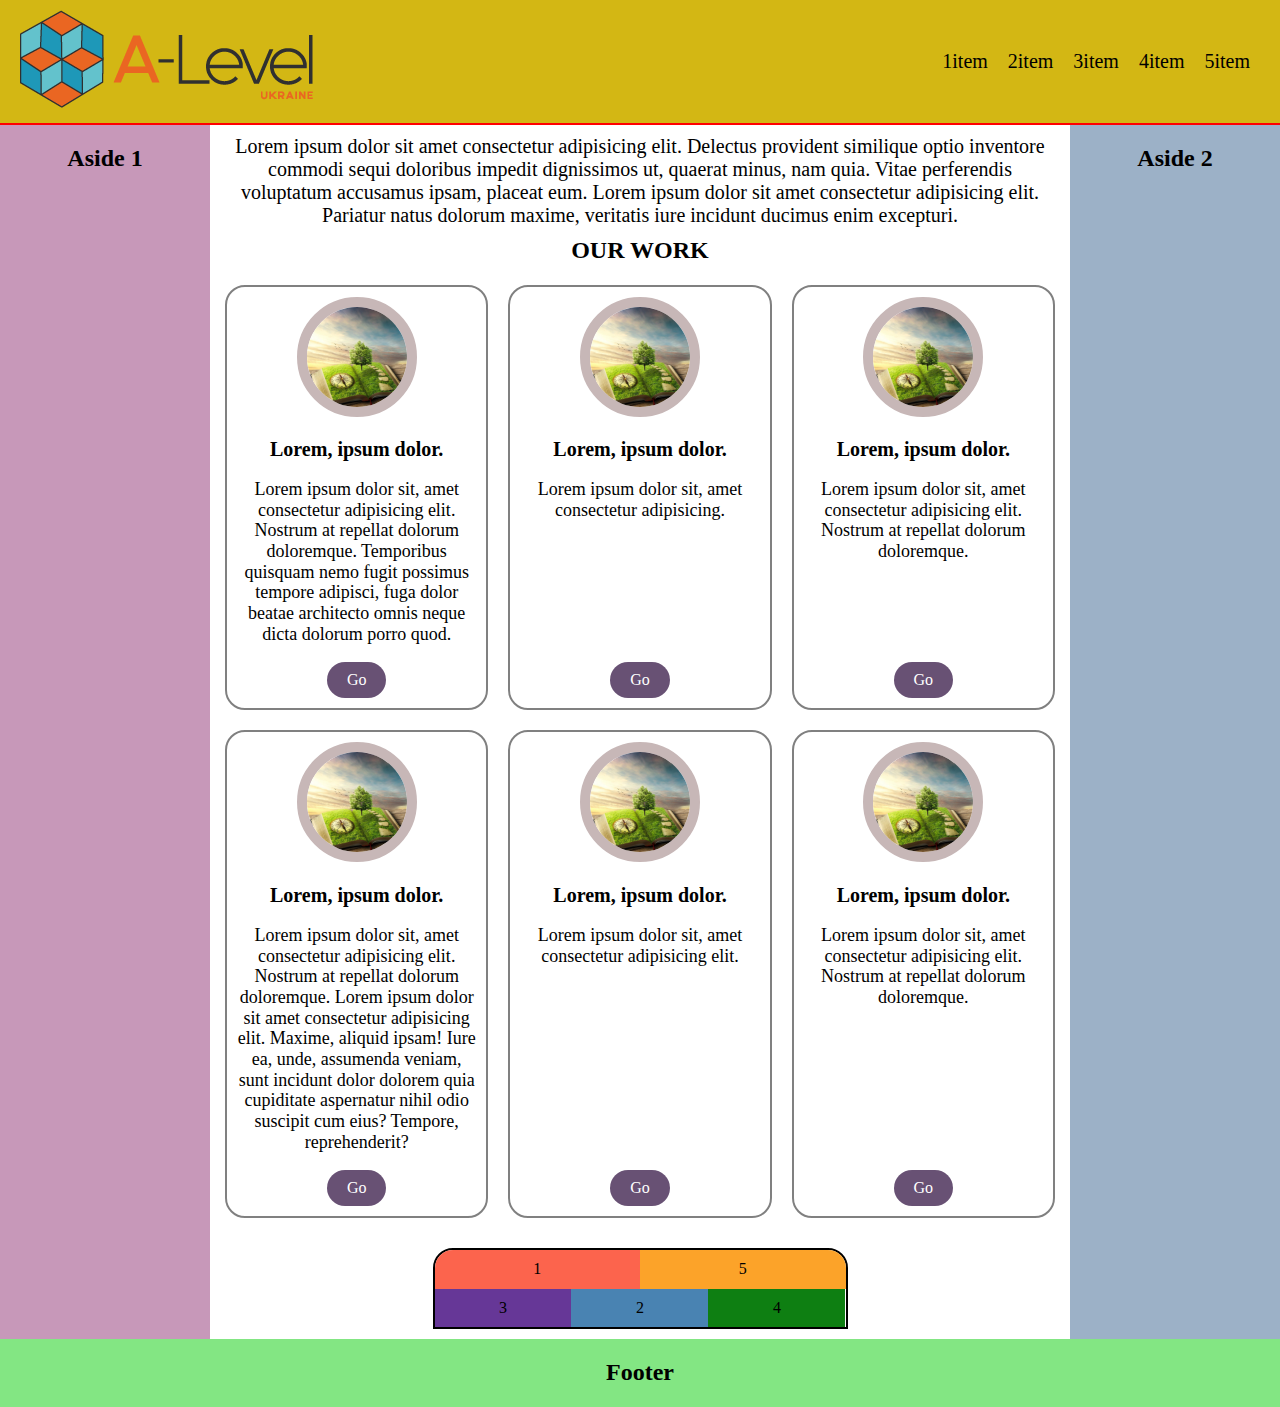
<file: HW1/index.html>
<!DOCTYPE html>
<html lang="en">
<head>
    <meta charset="UTF-8">
    <meta http-equiv="X-UA-Compatible" content="IE=edge">
    <meta name="viewport" content="width=device-width, initial-scale=1.0">
    <title>A-Level</title>
    <link rel="stylesheet" href="css/style.css">
</head>
<body>
    <div class="wrapper">
        <header class="header">
            <div class="logo">
                <a href="#" class="logo__link">
                    <img src="img/logo.png" alt="logo" class="logo__img">
                </a>
            </div>
            <nav class="header__navigation">
                <input id="opener-menu"  type="checkbox">
                <label class="opener-menu" for="opener-menu"><span></span></label>
                <ul class="header__list">
                    <li class="header__item"><a href="#" class="header__link">1item</a></li>
                    <li class="header__item"><a href="#" class="header__link">2item</a></li>
                    <li class="header__item"><a href="#" class="header__link">3item</a></li>
                    <li class="header__item"><a href="#" class="header__link">4item</a></li>
                    <li class="header__item"><a href="#" class="header__link">5item</a></li>
                </ul>
            </nav>
        </header>
        <main class="main"> 
            <div class="content">
                <p>Lorem ipsum dolor sit amet consectetur adipisicing elit. Delectus provident similique optio inventore commodi sequi doloribus impedit dignissimos ut, quaerat minus, nam quia. Vitae perferendis voluptatum accusamus ipsam, placeat eum. Lorem ipsum dolor sit amet consectetur adipisicing elit. Pariatur natus dolorum maxime, veritatis iure incidunt ducimus enim excepturi.</p>
                <h2 class="title content__title">Our Work</h2>
                <div class="cards">
                    <div class="cards__item">
                        <div class="card">
                            <div class="card__img-wrap">
                                <img class="card__img" src="img/img.jpg" alt="pic">
                            </div>
                            <h3 class="card__title"> Lorem, ipsum dolor.</h3>
                            <p class="card__descr">Lorem ipsum dolor sit, amet consectetur adipisicing elit. Nostrum at repellat dolorum doloremque. Temporibus quisquam nemo fugit possimus tempore adipisci, fuga dolor beatae architecto omnis neque dicta dolorum porro quod.</p>
                            <a href="#" class="btn">Go</a>
                        </div>
                    </div>
                    <div class="cards__item">
                        <div class="card">
                            <div class="card__img-wrap">
                                <img class="card__img" src="img/img.jpg" alt="pic">
                            </div>
                            <h3 class="card__title">Lorem, ipsum dolor.</h3>
                            <p class="card__descr">Lorem ipsum dolor sit, amet consectetur adipisicing.</p>
                            <a href="#" class="btn">Go</a>
                        </div>
                    </div>
                    <div class="cards__item">
                        <div class="card">
                            <div class="card__img-wrap">
                                <img class="card__img" src="img/img.jpg" alt="pic">
                            </div>
                            <h3 class="card__title">Lorem, ipsum dolor.</h3>
                            <p class="card__descr">Lorem ipsum dolor sit, amet consectetur adipisicing elit. Nostrum at repellat dolorum doloremque.</p>
                            <a href="#" class="btn">Go</a>
                        </div>
                    </div>
                    <div class="cards__item">
                        <div class="card">
                            <div class="card__img-wrap">
                                <img class="card__img" src="img/img.jpg" alt="pic">
                            </div>
                            <h3 class="card__title">Lorem, ipsum dolor.</h3>
                            <p class="card__descr">Lorem ipsum dolor sit, amet consectetur adipisicing elit. Nostrum at repellat dolorum doloremque. Lorem ipsum dolor sit amet consectetur adipisicing elit. Maxime, aliquid ipsam! Iure ea, unde, assumenda veniam, sunt incidunt dolor dolorem quia cupiditate aspernatur nihil odio suscipit cum eius? Tempore, reprehenderit?</p>
                            <a href="#" class="btn">Go</a>
                        </div>
                    </div>
                    <div class="cards__item">
                        <div class="card">
                            <div class="card__img-wrap">
                                <img class="card__img" src="img/img.jpg" alt="pic">
                            </div>
                            <h3 class="card__title">Lorem, ipsum dolor.</h3>
                            <p class="card__descr">Lorem ipsum dolor sit, amet consectetur adipisicing elit.</p>
                            <a href="#" class="btn">Go</a>
                        </div>
                    </div>
                    <div class="cards__item">
                        <div class="card">
                            <div class="card__img-wrap">
                                <img class="card__img" src="img/img.jpg" alt="pic">
                            </div>
                            <h3 class="card__title">Lorem, ipsum dolor.</h3>
                            <p class="card__descr">Lorem ipsum dolor sit, amet consectetur adipisicing elit. Nostrum at repellat dolorum doloremque.</p>
                            <a href="#" class="btn">Go</a>
                        </div>
                    </div>
                </div>
                <div class="holder">
                    <div class="item">1</div>
                    <div class="item">2</div>
                    <div class="item">3</div>
                    <div class="item">4</div>
                    <div class="item">5</div>
                </div>
            </div>
            <aside class="aside__1">
                <h2 class="title">Aside 1</h2>
            </aside>
            <aside class="aside__2">
                <h2 class="title">Aside 2</h2>
            </aside>
        </main>
    
        <footer class="footer">
            <h2 class="title">Footer</h2>
        </footer>
    </div>
</body>
</html>
</file>
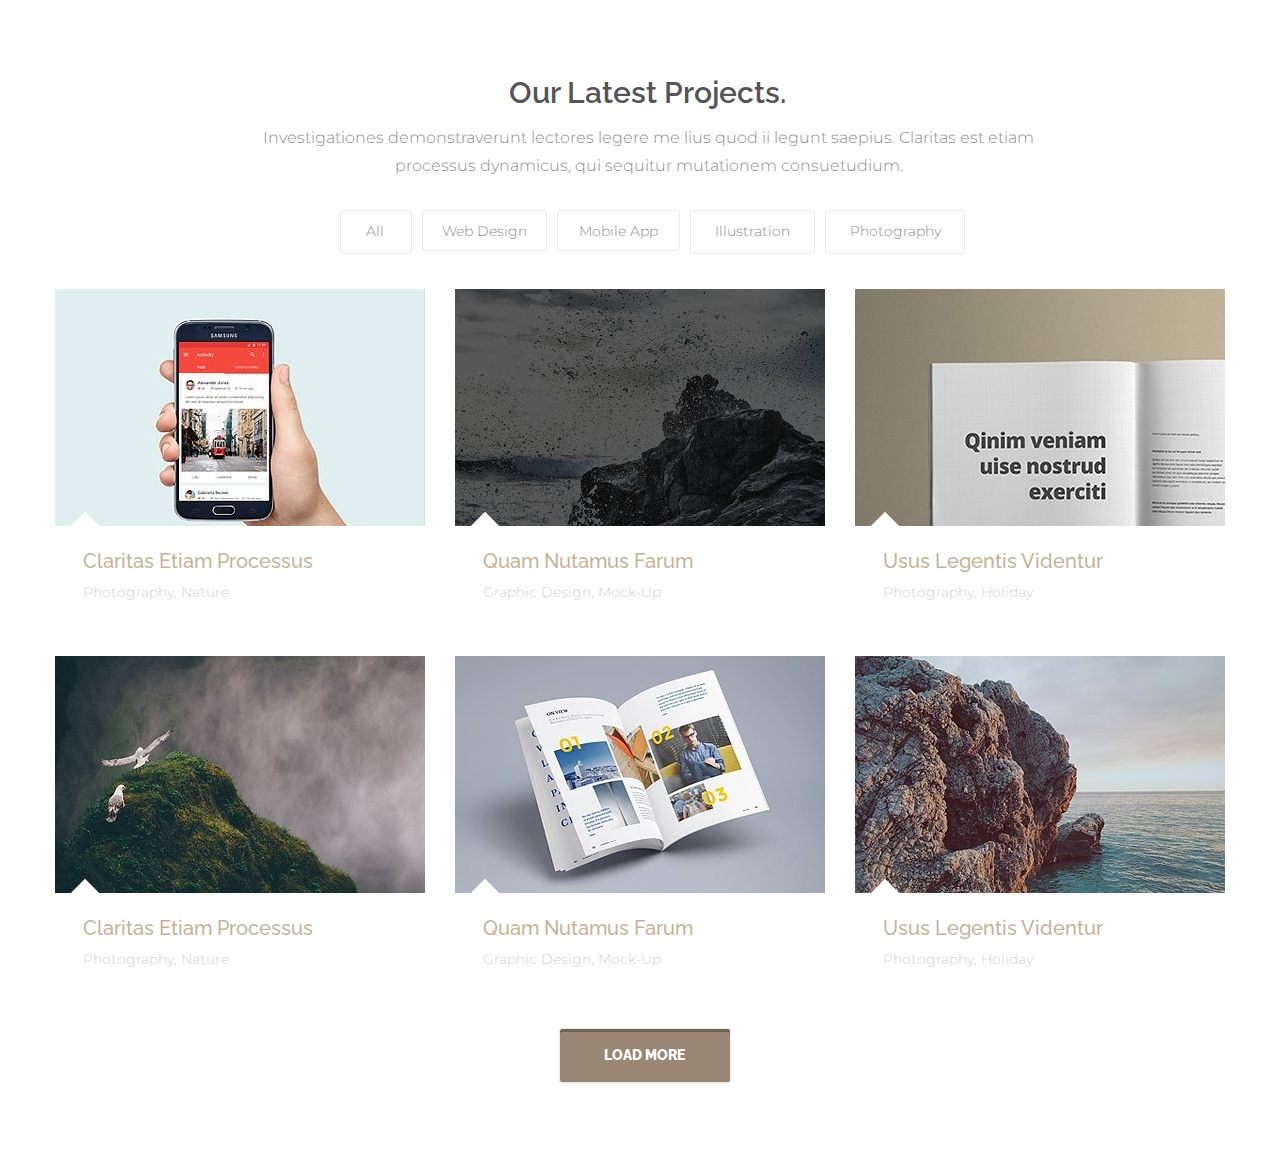
<file: HW2/index.html>
<!DOCTYPE html>
<html lang="en">
<head>
    <meta charset="UTF-8">
    <meta http-equiv="X-UA-Compatible" content="IE=edge">
    <meta name="viewport" content="width=device-width, initial-scale=1.0">
    <title>A-Level</title>
    <link rel="preconnect" href="https://fonts.googleapis.com">
    <link rel="preconnect" href="https://fonts.gstatic.com" crossorigin>
    <link href="https://fonts.googleapis.com/css2?family=Montserrat:wght@300&family=Raleway:wght@500;600;800&display=swap" rel="stylesheet">
    <link rel="stylesheet" href="css/style.css">
</head>
<body>
    <header class="header">
        <div class="container">
            <h1 class="title-1 header__title">
                Our Latest Projects.
            </h1>
            <p class="descr header__descr">
                Investigationes demonstraverunt lectores legere me lius quod ii legunt saepius. Claritas est etiam processus dynamicus, qui sequitur mutationem consuetudium.
            </p>
            <nav class="header__navigation">
                <ul class="header__list">
                    <li class="header__item"><a href="#" class="btn btn-1">All</a></li>
                    <li class="header__item"><a href="#" class="btn btn-2">Web Design</a></li>
                    <li class="header__item"><a href="#" class="btn btn-3">Mobile App</a></li>
                    <li class="header__item"><a href="#" class="btn btn-4">Illustration</a></li>
                    <li class="header__item"><a href="#" class="btn btn-5">Photography</a></li>
                </ul>
            </nav>
        </div>
    </header>
    <main class="main"> 
        <div class="content">
            <div class="cards">
                <div class="cards__item">
                    <div class="card">
                        <div class="card__img-wrap">
                            <img class="card__img" src="img/bg_photo_32.jpg" alt="pic">
                            <a href="#"><img src="img/link_48.png" alt="link" class="card__link"></a>
                            <a href="#"><img src="img/lupa_49.png" alt="lupa" class="card__lupa"></a>
                        </div>
                        <div class="card__body">
                            <h3 class="card__title">Claritas Etiam Processus</h3>
                            <p class="card__descr">Photography, Nature</p>
                        </div>
                    </div>
                </div>
                <div class="cards__item">
                    <div class="card">
                        <div class="card__img-wrap">
                            <img class="card__img" src="img/bg_photo_44.jpg" alt="pic">
                            <a href="#"><img src="img/link_48.png" alt="link" class="card__link"></a>
                            <a href="#"><img src="img/lupa_49.png" alt="lupa" class="card__lupa"></a>
                        </div>
                        <div class="card__body">
                            <h3 class="card__title">Quam Nutamus Farum</h3>
                            <p class="card__descr">Graphic Design, Mock-Up</p>
                        </div>
                    </div>
                </div>
                <div class="cards__item">
                    <div class="card">
                        <div class="card__img-wrap">
                            <img class="card__img" src="img/bg_photo_60.jpg" alt="pic">
                            <a href="#"><img src="img/link_48.png" alt="link" class="card__link"></a>
                            <a href="#"><img src="img/lupa_49.png" alt="lupa" class="card__lupa"></a>
                        </div>
                        <div class="card__body">
                            <h3 class="card__title">Usus Legentis Videntur</h3>
                            <p class="card__descr">Photography, Holiday</p>
                        </div>
                    </div>
                </div>
                <div class="cards__item">
                    <div class="card">
                        <div class="card__img-wrap">
                            <img class="card__img" src="img/bg_photo_72.jpg" alt="pic">
                            <a href="#"><img src="img/link_48.png" alt="link" class="card__link"></a>
                            <a href="#"><img src="img/lupa_49.png" alt="lupa" class="card__lupa"></a>
                        </div>
                        <div class="card__body">
                            <h3 class="card__title"> Claritas Etiam Processus</h3>
                            <p class="card__descr">Photography, Nature</p>
                        </div>
                    </div>
                </div>
                <div class="cards__item">
                    <div class="card">
                        <div class="card__img-wrap">
                            <img class="card__img" src="img/bg_photo_84.jpg" alt="pic">
                            <a href="#"><img src="img/link_48.png" alt="link" class="card__link"></a>
                            <a href="#"><img src="img/lupa_49.png" alt="lupa" class="card__lupa"></a>
                        </div>
                        <div class="card__body">
                            <h3 class="card__title">Quam Nutamus Farum</h3>
                            <p class="card__descr">Graphic Design, Mock-Up</p>
                        </div>
                    </div>
                </div>
                <div class="cards__item">
                    <div class="card">
                        <div class="card__img-wrap">
                            <img class="card__img" src="img/bg_photo_96.jpg" alt="pic">
                            <a href="#"><img src="img/link_48.png" alt="link" class="card__link"></a>
                            <a href="#"><img src="img/lupa_49.png" alt="lupa" class="card__lupa"></a>
                        </div>
                        <div class="card__body">
                            <h3 class="card__title">Usus Legentis Videntur</h3>
                            <p class="card__descr">Photography, Holiday</p>
                        </div>
                    </div>
                </div>
            </div>

        </div>
        <div class="button-wrap text-center">
            <a href="#" class="btn btn-big">Load More</a>
        </div>
    </main>
</body>
</html>
</file>
<file: HW1/css/style.css>
*,
*:after,
*:before {
  box-sizing: border-box; }

/*! normalize.css v8.0.1 | MIT License | github.com/necolas/normalize.css */
/* Document
   ========================================================================== */
/**
 * 1. Correct the line height in all browsers.
 * 2. Prevent adjustments of font size after orientation changes in iOS.
 */
html {
  line-height: 1.15;
  /* 1 */
  -webkit-text-size-adjust: 100%;
  /* 2 */ }

/* Sections
   ========================================================================== */
/**
 * Remove the margin in all browsers.
 */
body {
  margin: 0; }

/**
 * Render the `main` element consistently in IE.
 */
main {
  display: block; }

/**
 * Correct the font size and margin on `h1` elements within `section` and
 * `article` contexts in Chrome, Firefox, and Safari.
 */
h1 {
  font-size: 2em;
  margin: 0.67em 0; }

/* Grouping content
   ========================================================================== */
/**
 * 1. Add the correct box sizing in Firefox.
 * 2. Show the overflow in Edge and IE.
 */
hr {
  box-sizing: content-box;
  /* 1 */
  height: 0;
  /* 1 */
  overflow: visible;
  /* 2 */ }

/**
 * 1. Correct the inheritance and scaling of font size in all browsers.
 * 2. Correct the odd `em` font sizing in all browsers.
 */
pre {
  font-family: monospace, monospace;
  /* 1 */
  font-size: 1em;
  /* 2 */ }

/* Text-level semantics
   ========================================================================== */
/**
 * Remove the gray background on active links in IE 10.
 */
a {
  background-color: transparent; }

/**
 * 1. Remove the bottom border in Chrome 57-
 * 2. Add the correct text decoration in Chrome, Edge, IE, Opera, and Safari.
 */
abbr[title] {
  border-bottom: none;
  /* 1 */
  text-decoration: underline;
  /* 2 */
  text-decoration: underline dotted;
  /* 2 */ }

/**
 * Add the correct font weight in Chrome, Edge, and Safari.
 */
b,
strong {
  font-weight: bolder; }

/**
 * 1. Correct the inheritance and scaling of font size in all browsers.
 * 2. Correct the odd `em` font sizing in all browsers.
 */
code,
kbd,
samp {
  font-family: monospace, monospace;
  /* 1 */
  font-size: 1em;
  /* 2 */ }

/**
 * Add the correct font size in all browsers.
 */
small {
  font-size: 80%; }

/**
 * Prevent `sub` and `sup` elements from affecting the line height in
 * all browsers.
 */
sub,
sup {
  font-size: 75%;
  line-height: 0;
  position: relative;
  vertical-align: baseline; }

sub {
  bottom: -0.25em; }

sup {
  top: -0.5em; }

/* Embedded content
   ========================================================================== */
/**
 * Remove the border on images inside links in IE 10.
 */
img {
  border-style: none; }

/* Forms
   ========================================================================== */
/**
 * 1. Change the font styles in all browsers.
 * 2. Remove the margin in Firefox and Safari.
 */
button,
input,
optgroup,
select,
textarea {
  font-family: inherit;
  /* 1 */
  font-size: 100%;
  /* 1 */
  line-height: 1.15;
  /* 1 */
  margin: 0;
  /* 2 */ }

/**
 * Show the overflow in IE.
 * 1. Show the overflow in Edge.
 */
button,
input {
  /* 1 */
  overflow: visible; }

/**
 * Remove the inheritance of text transform in Edge, Firefox, and IE.
 * 1. Remove the inheritance of text transform in Firefox.
 */
button,
select {
  /* 1 */
  text-transform: none; }

/**
 * Correct the inability to style clickable types in iOS and Safari.
 */
button,
[type="button"],
[type="reset"],
[type="submit"] {
  -webkit-appearance: button; }

/**
 * Remove the inner border and padding in Firefox.
 */
button::-moz-focus-inner,
[type="button"]::-moz-focus-inner,
[type="reset"]::-moz-focus-inner,
[type="submit"]::-moz-focus-inner {
  border-style: none;
  padding: 0; }

/**
 * Restore the focus styles unset by the previous rule.
 */
button:-moz-focusring,
[type="button"]:-moz-focusring,
[type="reset"]:-moz-focusring,
[type="submit"]:-moz-focusring {
  outline: 1px dotted ButtonText; }

/**
 * Correct the padding in Firefox.
 */
fieldset {
  padding: 0.35em 0.75em 0.625em; }

/**
 * 1. Correct the text wrapping in Edge and IE.
 * 2. Correct the color inheritance from `fieldset` elements in IE.
 * 3. Remove the padding so developers are not caught out when they zero out
 *    `fieldset` elements in all browsers.
 */
legend {
  box-sizing: border-box;
  /* 1 */
  color: inherit;
  /* 2 */
  display: table;
  /* 1 */
  max-width: 100%;
  /* 1 */
  padding: 0;
  /* 3 */
  white-space: normal;
  /* 1 */ }

/**
 * Add the correct vertical alignment in Chrome, Firefox, and Opera.
 */
progress {
  vertical-align: baseline; }

/**
 * Remove the default vertical scrollbar in IE 10+.
 */
textarea {
  overflow: auto; }

/**
 * 1. Add the correct box sizing in IE 10.
 * 2. Remove the padding in IE 10.
 */
[type="checkbox"],
[type="radio"] {
  box-sizing: border-box;
  /* 1 */
  padding: 0;
  /* 2 */ }

/**
 * Correct the cursor style of increment and decrement buttons in Chrome.
 */
[type="number"]::-webkit-inner-spin-button,
[type="number"]::-webkit-outer-spin-button {
  height: auto; }

/**
 * 1. Correct the odd appearance in Chrome and Safari.
 * 2. Correct the outline style in Safari.
 */
[type="search"] {
  -webkit-appearance: textfield;
  /* 1 */
  outline-offset: -2px;
  /* 2 */ }

/**
 * Remove the inner padding in Chrome and Safari on macOS.
 */
[type="search"]::-webkit-search-decoration {
  -webkit-appearance: none; }

/**
 * 1. Correct the inability to style clickable types in iOS and Safari.
 * 2. Change font properties to `inherit` in Safari.
 */
::-webkit-file-upload-button {
  -webkit-appearance: button;
  /* 1 */
  font: inherit;
  /* 2 */ }

/* Interactive
   ========================================================================== */
/*
 * Add the correct display in Edge, IE 10+, and Firefox.
 */
details {
  display: block; }

/*
 * Add the correct display in all browsers.
 */
summary {
  display: list-item; }

/* Misc
   ========================================================================== */
/**
 * Add the correct display in IE 10+.
 */
template {
  display: none; }

/**
 * Add the correct display in IE 10.
 */
[hidden] {
  display: none; }

.header__navigation .header__list {
  margin: 0;
  padding: 0;
  list-style: none; }

.opener-menu:before, .opener-menu:after,
.opener-menu span {
  top: 50%;
  left: 50%;
  transform: translate(-50%, -50%); }

body {
  margin: 0;
  min-width: 320px; }

.wrapper {
  display: flex;
  flex-direction: column;
  min-height: 100vh;
  width: 100%;
  overflow: hidden; }

.btn {
  display: inline-block;
  padding: 8px 20px;
  font-size: 12px;
  line-height: 20px;
  background: #685174;
  color: white;
  border-radius: 20px;
  text-decoration: none;
  transition: 0.5s; }
  .btn:hover {
    background: red; }
  @media (min-width: 768px) {
    .btn {
      font-size: 14px; } }
  @media (min-width: 992px) {
    .btn {
      font-size: 16px; } }

.cards {
  display: flex;
  flex-wrap: wrap;
  margin: 0 -10px; }
  .cards__item {
    display: flex;
    padding: 10px;
    flex-basis: 100%; }
    @media (min-width: 480px) {
      .cards__item {
        flex-basis: calc(100% / 2); } }
    @media (min-width: 992px) {
      .cards__item {
        flex-basis: calc(100% / 3); } }

.card {
  background: white;
  width: 100%;
  padding: 10px;
  border: 2px solid grey;
  border-radius: 20px;
  display: flex;
  flex-direction: column;
  justify-content: space-between;
  align-items: center;
  transition: .5s; }
  .card:hover {
    box-shadow: 0 0 20px grey; }

.title {
  text-align: center; }

.header {
  background: #D3B714;
  font-size: 12px;
  font-weight: 500;
  position: relative;
  display: flex;
  justify-content: space-between;
  align-items: center;
  padding: 10px 15px;
  border-bottom: 2px solid red; }
  @media (min-width: 768px) {
    .header {
      font-size: 16px;
      padding-left: 20px;
      padding-right: 20px; } }
  @media (min-width: 992px) {
    .header {
      font-size: 20px; } }

.logo__img {
  max-width: 100%;
  padding-right: 10px; }

#opener-menu {
  display: none; }
  #opener-menu:checked ~ .opener-menu span {
    opacity: 0; }
  #opener-menu:checked ~ .opener-menu:before {
    top: 50%;
    transform: translate(-50%, -50%) rotate(45deg); }
  #opener-menu:checked ~ .opener-menu:after {
    top: 50%;
    transform: translate(-50%, -50%) rotate(-45deg); }
  #opener-menu:checked ~ .header__list {
    transform: translateX(0); }

.opener-menu {
  position: relative;
  display: block;
  width: 40px;
  height: 40px;
  border: 1px solid black;
  border-radius: 4px;
  padding-left: 20px; }
  .opener-menu:before, .opener-menu:after,
  .opener-menu span {
    position: absolute;
    content: '';
    height: 3px;
    width: 30px;
    background: red;
    transition: all .5s; }
  .opener-menu:before {
    top: 10px; }
  .opener-menu:after {
    top: calc(100% - 10px); }
  @media (min-width: 768px) {
    .opener-menu {
      display: none; } }

.header__navigation .header__list {
  width: 320px;
  background: #D3B714;
  position: absolute;
  top: 100%;
  right: 0;
  transform: translateX(100%);
  transition: transform 1s; }
  @media (min-width: 768px) {
    .header__navigation .header__list {
      width: 100%;
      display: flex;
      justify-content: space-between;
      width: auto;
      background: none;
      position: relative;
      top: -100%;
      right: 0;
      transform: translateX(0); } }
  .header__navigation .header__list > li {
    padding: 10px 10px; }
    @media (min-width: 768px) {
      .header__navigation .header__list > li {
        display: flex;
        justify-content: space-between;
        padding: 0 10px; } }
    .header__navigation .header__list > li > a {
      text-decoration: none;
      color: black;
      transition: 0.5s; }
      .header__navigation .header__list > li > a:hover {
        color: white; }

.main {
  display: flex;
  flex-direction: column;
  flex-grow: 1;
  justify-content: space-between; }
  @media (min-width: 768px) {
    .main {
      flex-direction: row; } }

.content {
  display: flex;
  flex-direction: column;
  order: 1;
  padding: 10px 15px; }
  .content > p {
    margin: 0;
    text-align: center;
    font-size: 12px; }
    @media (min-width: 768px) {
      .content > p {
        font-size: 16px; } }
    @media (min-width: 992px) {
      .content > p {
        font-size: 20px; } }
  .content__title {
    text-transform: uppercase;
    margin-top: 10px;
    margin-bottom: 10px; }

.card__img {
  width: 120px;
  height: auto;
  border-radius: 50%;
  border: 10px solid #C7B7B7; }
.card__title {
  margin: 0 auto;
  margin-top: 16px;
  font-size: 12px;
  line-height: 1.2; }
  @media (min-width: 768px) {
    .card__title {
      font-size: 18px; } }
  @media (min-width: 992px) {
    .card__title {
      font-size: 20px; } }
.card__descr {
  font-size: 10px;
  flex-grow: 1.2;
  text-align: center; }
  @media (min-width: 768px) {
    .card__descr {
      font-size: 16px; } }
  @media (min-width: 992px) {
    .card__descr {
      font-size: 18px; } }

.holder {
  display: flex;
  flex-direction: row;
  flex-wrap: wrap;
  margin: 0 auto;
  margin-top: 20px;
  width: 100%;
  border: 2px solid black;
  border-radius: 20px 20px 0 0;
  overflow: hidden; }
  @media (min-width: 768px) {
    .holder {
      width: 80%; } }
  @media (min-width: 992px) {
    .holder {
      width: 50%; } }
  .holder .item {
    display: flex;
    justify-content: center;
    transition: .5s; }
    .holder .item:hover {
      box-shadow: 0 0 20px white; }
  .holder .item:nth-child(1) {
    text-align: center;
    padding: 10px;
    background: #FC644D;
    flex-basis: calc(100% / 2); }
  .holder .item:nth-child(2) {
    text-align: center;
    padding: 10px;
    background: #4983B2;
    flex-basis: calc(100% / 3);
    order: 2; }
  .holder .item:nth-child(3) {
    text-align: center;
    padding: 10px;
    background: #663797;
    flex-basis: calc(100% / 3);
    order: 1; }
  .holder .item:nth-child(4) {
    text-align: center;
    padding: 10px;
    background: #0E7F12;
    flex-basis: calc(100% / 3);
    order: 2; }
  .holder .item:nth-child(5) {
    text-align: center;
    padding: 10px;
    background: #FCA329;
    flex-basis: calc(100% / 2); }

.aside__1 {
  background: #C798B9;
  order: 1; }
  @media (min-width: 768px) {
    .aside__1 {
      min-width: 150px;
      order: 0; } }
  @media (min-width: 992px) {
    .aside__1 {
      min-width: 210px; } }

.aside__2 {
  background: #9CB1C7;
  order: 3; }
  @media (min-width: 768px) {
    .aside__2 {
      min-width: 150px; } }
  @media (min-width: 992px) {
    .aside__2 {
      min-width: 210px; } }

.footer {
  background: #83E683;
  text-align: center; }
</file>
<file: HW2/css/style.css>
*,
*:after,
*:before {
  box-sizing: border-box; }

/*! normalize.css v8.0.1 | MIT License | github.com/necolas/normalize.css */
/* Document
   ========================================================================== */
/**
 * 1. Correct the line height in all browsers.
 * 2. Prevent adjustments of font size after orientation changes in iOS.
 */
html {
  line-height: 1.15;
  /* 1 */
  -webkit-text-size-adjust: 100%;
  /* 2 */ }

/* Sections
   ========================================================================== */
/**
 * Remove the margin in all browsers.
 */
body {
  margin: 0; }

/**
 * Render the `main` element consistently in IE.
 */
main {
  display: block; }

/**
 * Correct the font size and margin on `h1` elements within `section` and
 * `article` contexts in Chrome, Firefox, and Safari.
 */
h1 {
  font-size: 2em;
  margin: 0.67em 0; }

/* Grouping content
   ========================================================================== */
/**
 * 1. Add the correct box sizing in Firefox.
 * 2. Show the overflow in Edge and IE.
 */
hr {
  box-sizing: content-box;
  /* 1 */
  height: 0;
  /* 1 */
  overflow: visible;
  /* 2 */ }

/**
 * 1. Correct the inheritance and scaling of font size in all browsers.
 * 2. Correct the odd `em` font sizing in all browsers.
 */
pre {
  font-family: monospace, monospace;
  /* 1 */
  font-size: 1em;
  /* 2 */ }

/* Text-level semantics
   ========================================================================== */
/**
 * Remove the gray background on active links in IE 10.
 */
a {
  background-color: transparent; }

/**
 * 1. Remove the bottom border in Chrome 57-
 * 2. Add the correct text decoration in Chrome, Edge, IE, Opera, and Safari.
 */
abbr[title] {
  border-bottom: none;
  /* 1 */
  text-decoration: underline;
  /* 2 */
  text-decoration: underline dotted;
  /* 2 */ }

/**
 * Add the correct font weight in Chrome, Edge, and Safari.
 */
b,
strong {
  font-weight: bolder; }

/**
 * 1. Correct the inheritance and scaling of font size in all browsers.
 * 2. Correct the odd `em` font sizing in all browsers.
 */
code,
kbd,
samp {
  font-family: monospace, monospace;
  /* 1 */
  font-size: 1em;
  /* 2 */ }

/**
 * Add the correct font size in all browsers.
 */
small {
  font-size: 80%; }

/**
 * Prevent `sub` and `sup` elements from affecting the line height in
 * all browsers.
 */
sub,
sup {
  font-size: 75%;
  line-height: 0;
  position: relative;
  vertical-align: baseline; }

sub {
  bottom: -0.25em; }

sup {
  top: -0.5em; }

/* Embedded content
   ========================================================================== */
/**
 * Remove the border on images inside links in IE 10.
 */
img {
  border-style: none; }

/* Forms
   ========================================================================== */
/**
 * 1. Change the font styles in all browsers.
 * 2. Remove the margin in Firefox and Safari.
 */
button,
input,
optgroup,
select,
textarea {
  font-family: inherit;
  /* 1 */
  font-size: 100%;
  /* 1 */
  line-height: 1.15;
  /* 1 */
  margin: 0;
  /* 2 */ }

/**
 * Show the overflow in IE.
 * 1. Show the overflow in Edge.
 */
button,
input {
  /* 1 */
  overflow: visible; }

/**
 * Remove the inheritance of text transform in Edge, Firefox, and IE.
 * 1. Remove the inheritance of text transform in Firefox.
 */
button,
select {
  /* 1 */
  text-transform: none; }

/**
 * Correct the inability to style clickable types in iOS and Safari.
 */
button,
[type="button"],
[type="reset"],
[type="submit"] {
  -webkit-appearance: button; }

/**
 * Remove the inner border and padding in Firefox.
 */
button::-moz-focus-inner,
[type="button"]::-moz-focus-inner,
[type="reset"]::-moz-focus-inner,
[type="submit"]::-moz-focus-inner {
  border-style: none;
  padding: 0; }

/**
 * Restore the focus styles unset by the previous rule.
 */
button:-moz-focusring,
[type="button"]:-moz-focusring,
[type="reset"]:-moz-focusring,
[type="submit"]:-moz-focusring {
  outline: 1px dotted ButtonText; }

/**
 * Correct the padding in Firefox.
 */
fieldset {
  padding: 0.35em 0.75em 0.625em; }

/**
 * 1. Correct the text wrapping in Edge and IE.
 * 2. Correct the color inheritance from `fieldset` elements in IE.
 * 3. Remove the padding so developers are not caught out when they zero out
 *    `fieldset` elements in all browsers.
 */
legend {
  box-sizing: border-box;
  /* 1 */
  color: inherit;
  /* 2 */
  display: table;
  /* 1 */
  max-width: 100%;
  /* 1 */
  padding: 0;
  /* 3 */
  white-space: normal;
  /* 1 */ }

/**
 * Add the correct vertical alignment in Chrome, Firefox, and Opera.
 */
progress {
  vertical-align: baseline; }

/**
 * Remove the default vertical scrollbar in IE 10+.
 */
textarea {
  overflow: auto; }

/**
 * 1. Add the correct box sizing in IE 10.
 * 2. Remove the padding in IE 10.
 */
[type="checkbox"],
[type="radio"] {
  box-sizing: border-box;
  /* 1 */
  padding: 0;
  /* 2 */ }

/**
 * Correct the cursor style of increment and decrement buttons in Chrome.
 */
[type="number"]::-webkit-inner-spin-button,
[type="number"]::-webkit-outer-spin-button {
  height: auto; }

/**
 * 1. Correct the odd appearance in Chrome and Safari.
 * 2. Correct the outline style in Safari.
 */
[type="search"] {
  -webkit-appearance: textfield;
  /* 1 */
  outline-offset: -2px;
  /* 2 */ }

/**
 * Remove the inner padding in Chrome and Safari on macOS.
 */
[type="search"]::-webkit-search-decoration {
  -webkit-appearance: none; }

/**
 * 1. Correct the inability to style clickable types in iOS and Safari.
 * 2. Change font properties to `inherit` in Safari.
 */
::-webkit-file-upload-button {
  -webkit-appearance: button;
  /* 1 */
  font: inherit;
  /* 2 */ }

/* Interactive
   ========================================================================== */
/*
 * Add the correct display in Edge, IE 10+, and Firefox.
 */
details {
  display: block; }

/*
 * Add the correct display in all browsers.
 */
summary {
  display: list-item; }

/* Misc
   ========================================================================== */
/**
 * Add the correct display in IE 10+.
 */
template {
  display: none; }

/**
 * Add the correct display in IE 10.
 */
[hidden] {
  display: none; }

.header__navigation .header__list {
  margin: 0;
  padding: 0;
  list-style: none; }

body {
  margin: 0;
  min-width: 320px; }

.container {
  margin: 0 auto;
  max-width: 1170px; }
  @media (min-width: 992px) {
    .container {
      padding-left: 15px; } }

.btn {
  display: inline-block;
  padding: 10px 0 11px 0;
  font-family: Montserrat;
  font-weight: 300;
  font-size: 14px;
  line-height: 21px;
  background: #FFFFFF;
  color: #8c8c8c;
  border: 1px solid #ebebeb;
  border-radius: 3px;
  text-decoration: none;
  transition: 0.5s; }
  .btn:hover {
    color: #FFFFFF;
    background: #998675; }

.btn-big {
  font-family: Raleway;
  font-size: 14px;
  line-height: 23px;
  font-weight: 800;
  text-transform: uppercase;
  padding: 15px 45px 15px 44px;
  color: #ffffff;
  background: #998675;
  box-shadow: inset 0px 3px 0px 0px #736357;
  border-radius: 3px; }

.cards {
  display: flex;
  justify-content: center;
  flex-wrap: wrap;
  margin: 0 -15px;
  margin-top: 20px; }
  .cards__item {
    display: flex;
    padding: 5px;
    flex-basis: calc 33.3333333333%; }
    @media (min-width: 992px) {
      .cards__item {
        padding: 15px; } }

.card {
  background: white;
  width: 100%;
  display: flex;
  flex-direction: column;
  justify-content: space-between;
  align-items: center;
  transition: all 1s; }
  @media (min-width: 576px) {
    .card {
      width: 370px; } }
  .card:hover {
    box-shadow: 0 0 20px grey;
    background: #998675; }
    .card:hover .card__body::before {
      background: #998675; }
    .card:hover .card__link {
      opacity: 1; }
    .card:hover .card__lupa {
      opacity: 1; }
    .card:hover .card__title {
      color: white; }
    .card:hover .card__descr {
      color: #c7b299; }

.title-1 {
  text-align: center;
  font-family: Raleway;
  font-size: 30px;
  line-height: 1.2;
  font-weight: 600;
  color: #555555; }

.descr {
  font-family: Montserrat;
  font-size: 16px;
  line-height: 28px;
  font-weight: 300; }

.header {
  display: flex;
  justify-content: space-between;
  align-items: center; }
  .header__title {
    margin: 0;
    margin-top: 75px; }
  .header__descr {
    margin: 0;
    margin-top: 13px;
    margin-left: 2px;
    max-width: 780px;
    text-align: center;
    color: #8c8c8c; }

.header__navigation {
  margin-top: 30px;
  margin-left: 20px; }
  .header__navigation .header__list {
    width: 100%;
    display: flex;
    justify-content: center;
    flex-wrap: wrap; }
    .header__navigation .header__list .btn-1 {
      padding-left: 25px;
      padding-right: 27px; }
    .header__navigation .header__list .btn-2 {
      padding-top: 10px;
      padding-bottom: 8px;
      padding-left: 19px;
      padding-right: 19px; }
    .header__navigation .header__list .btn-3 {
      padding-top: 10px;
      padding-bottom: 8px;
      padding-left: 21px;
      padding-right: 21px; }
    .header__navigation .header__list .btn-4 {
      padding-left: 24px;
      padding-right: 24px; }
    .header__navigation .header__list .btn-5 {
      padding-left: 24px;
      padding-right: 23px; }
    .header__navigation .header__list > li {
      padding-right: 10px; }
      .header__navigation .header__list > li > a {
        text-decoration: none;
        transition: 0.5s; }

.main {
  display: flex;
  flex-direction: column;
  flex-grow: 1;
  justify-content: space-between; }

.content {
  margin: 0 auto;
  max-width: 1180px;
  display: flex;
  overflow: hidden; }
  @media (min-width: 1400px) {
    .content {
      padding-left: 10px; } }

.card {
  position: relative; }
  .card__img-wrap {
    position: relative;
    width: 100%; }
    .card__img-wrap::after {
      content: '';
      position: absolute;
      width: 100%;
      height: 100%;
      background: rgba(0, 0, 0, 0.5);
      left: 0;
      top: 0;
      transition: opacity 0.6s;
      opacity: 0; }
    .card__img-wrap:hover::after {
      opacity: 1; }
    @media (min-width: 576px) {
      .card__img-wrap {
        width: 370px;
        height: 237px; } }
  .card__img {
    position: relative;
    width: 100%; }
    @media (min-width: 576px) {
      .card__img {
        width: 370px;
        height: 237px; } }
  .card__body {
    position: relative;
    width: 100%; }
    @media (min-width: 576px) {
      .card__body {
        width: 370px;
        height: 100px; } }
    .card__body::before {
      position: absolute;
      content: '';
      top: -10px;
      left: 20px;
      width: 20px;
      height: 20px;
      background: white;
      transition: all 1s;
      transform: rotate(45deg); }
  .card__link {
    position: absolute;
    top: 50%;
    left: 45%;
    transform: translate(-50%, -50%);
    opacity: 0;
    z-index: 1; }
  .card__lupa {
    position: absolute;
    top: 50%;
    left: 55%;
    transform: translate(-50%, -50%);
    opacity: 0;
    z-index: 1; }
  .card__title {
    margin: 0;
    padding: 23px 0px 9px 28px;
    font-family: Raleway;
    font-size: 20px;
    line-height: 1.2;
    font-weight: 500;
    color: #c7b299; }
  .card__descr {
    margin: 0;
    padding-left: 28px;
    font-family: Montserrat;
    font-size: 14px;
    line-height: 20px;
    font-weight: 300;
    color: #d1d1d1; }

.text-center {
  text-align: center; }

.button-wrap {
  padding-top: 20px;
  padding-left: 10px;
  padding-bottom: 82px; }
</file>
